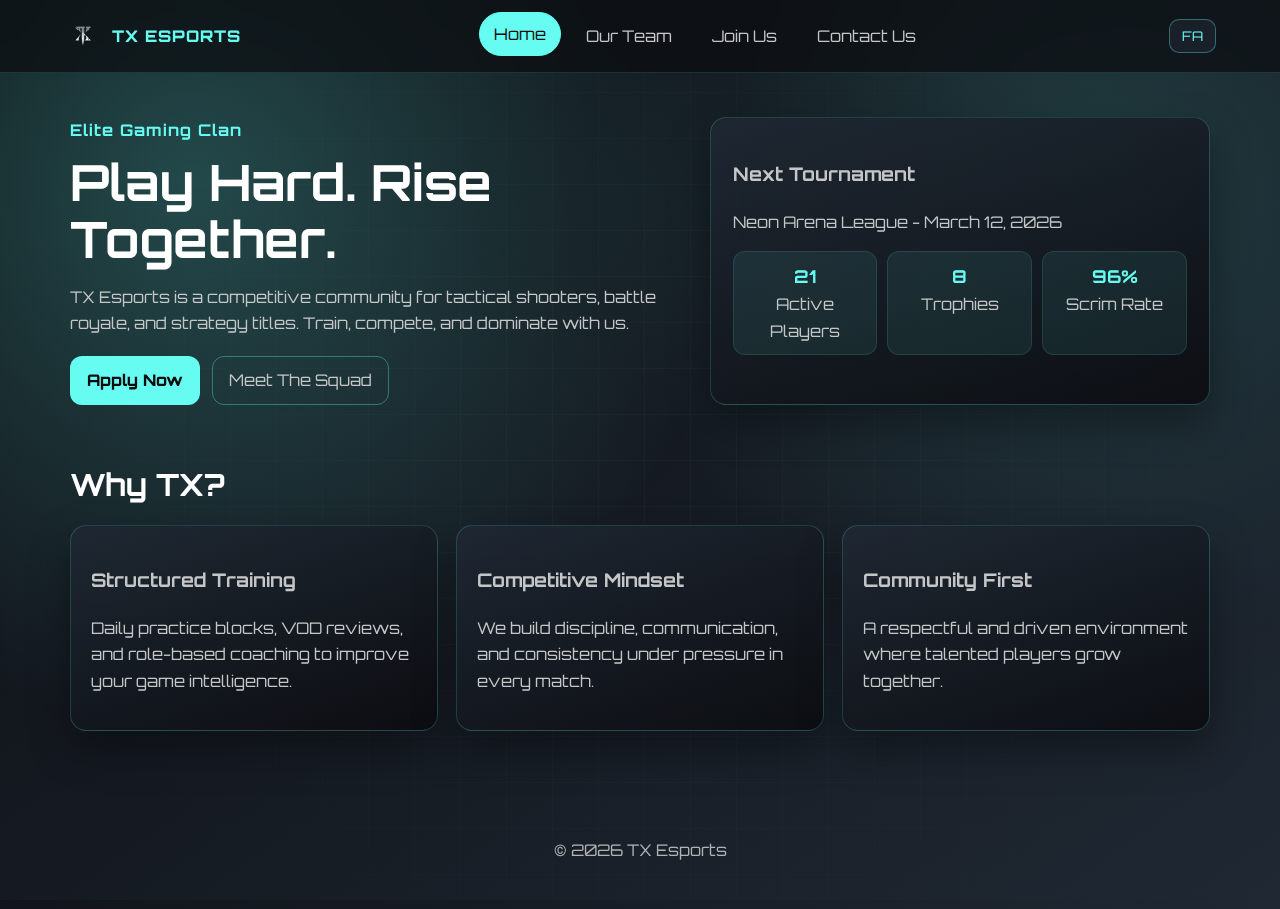
<file: index.html>
﻿<!DOCTYPE html>
<html lang="en" dir="ltr">
<head>
  <meta charset="UTF-8" />
  <meta name="viewport" content="width=device-width, initial-scale=1.0" />
  <title>TX Esports | Home</title>
  <link rel="preconnect" href="https://fonts.googleapis.com" />
  <link rel="preconnect" href="https://fonts.gstatic.com" crossorigin />
  <link href="https://fonts.googleapis.com/css2?family=Orbitron:wght@500;700;800&family=Vazirmatn:wght@400;500;700;800&display=swap" rel="stylesheet" />
  <link rel="stylesheet" href="assets/css/styles.css" />
</head>
<body class="page-home">
  <div class="bg-layer"></div>
  <header class="site-header">
    <a class="brand" href="index.html">
      <img src="assets/images/logo-withoutbackground.png" alt="TX logo" />
      <span>TX ESPORTS</span>
    </a>

    <button class="menu-toggle" aria-label="Toggle menu">☰</button>

    <nav class="site-nav">
      <a class="active" href="index.html" data-en="Home" data-fa="خانه">Home</a>
      <a href="team.html" data-en="Our Team" data-fa="تیم ما">Our Team</a>
      <a href="join.html" data-en="Join Us" data-fa="عضویت">Join Us</a>
      <a href="contact.html" data-en="Contact Us" data-fa="ارتباط با ما">Contact Us</a>
    </nav>

    <button class="lang-switch" type="button" data-en="FA" data-fa="EN">FA</button>
  </header>

  <main>
    <section class="hero reveal">
      <div class="hero-copy">
        <p class="eyebrow" data-en="Elite Gaming Clan" data-fa="کلن حرفه ای گیمینگ">Elite Gaming Clan</p>
        <h1 data-en="Play Hard. Rise Together." data-fa="سخت بازی کن. با هم اوج بگیر.">Play Hard. Rise Together.</h1>
        <p data-en="TX Esports is a competitive community for tactical shooters, battle royale, and strategy titles. Train, compete, and dominate with us."
           data-fa="TX Esports یک جامعه رقابتی برای بازی های تیراندازی تاکتیکی، بتل رویال و استراتژی است. با ما تمرین کن، رقابت کن و پیروز شو.">
          TX Esports is a competitive community for tactical shooters, battle royale, and strategy titles. Train, compete, and dominate with us.
        </p>
        <div class="hero-actions">
          <a class="btn btn-primary" href="join.html" data-en="Apply Now" data-fa="همین حالا عضو شو">Apply Now</a>
          <a class="btn btn-ghost" href="team.html" data-en="Meet The Squad" data-fa="معرفی تیم">Meet The Squad</a>
        </div>
      </div>
      <div class="hero-card floating">
        <h3 data-en="Next Tournament" data-fa="مسابقه بعدی">Next Tournament</h3>
        <p data-en="Neon Arena League - March 12, 2026" data-fa="لیگ Neon Arena - 22 اسفند 1404">Neon Arena League - March 12, 2026</p>
        <div class="stat-grid">
          <article>
            <strong>21</strong>
            <span data-en="Active Players" data-fa="بازیکن فعال">Active Players</span>
          </article>
          <article>
            <strong>8</strong>
            <span data-en="Trophies" data-fa="جام">Trophies</span>
          </article>
          <article>
            <strong>96%</strong>
            <span data-en="Scrim Rate" data-fa="نرخ برد">Scrim Rate</span>
          </article>
        </div>
      </div>
    </section>

    <section class="section reveal">
      <h2 data-en="Why TX?" data-fa="چرا TX؟">Why TX?</h2>
      <div class="card-grid">
        <article class="info-card">
          <h3 data-en="Structured Training" data-fa="تمرین ساختاریافته">Structured Training</h3>
          <p data-en="Daily practice blocks, VOD reviews, and role-based coaching to improve your game intelligence."
             data-fa="برنامه تمرینی روزانه، تحلیل ویدیو مسابقات و مربیگری تخصصی برای پیشرفت حرفه ای.">
            Daily practice blocks, VOD reviews, and role-based coaching to improve your game intelligence.
          </p>
        </article>
        <article class="info-card">
          <h3 data-en="Competitive Mindset" data-fa="ذهنیت رقابتی">Competitive Mindset</h3>
          <p data-en="We build discipline, communication, and consistency under pressure in every match."
             data-fa="در هر مسابقه، روی نظم، ارتباط تیمی و عملکرد پایدار تحت فشار تمرکز داریم.">
            We build discipline, communication, and consistency under pressure in every match.
          </p>
        </article>
        <article class="info-card">
          <h3 data-en="Community First" data-fa="جامعه اولویت اول">Community First</h3>
          <p data-en="A respectful and driven environment where talented players grow together."
             data-fa="یک محیط حرفه ای و محترمانه که در آن بازیکنان با استعداد کنار هم رشد می کنند.">
            A respectful and driven environment where talented players grow together.
          </p>
        </article>
      </div>
    </section>
  </main>

  <footer>
    <p>&copy; <span id="year"></span> TX Esports</p>
  </footer>

  <script src="assets/js/script.js"></script>
</body>
</html>
</file>
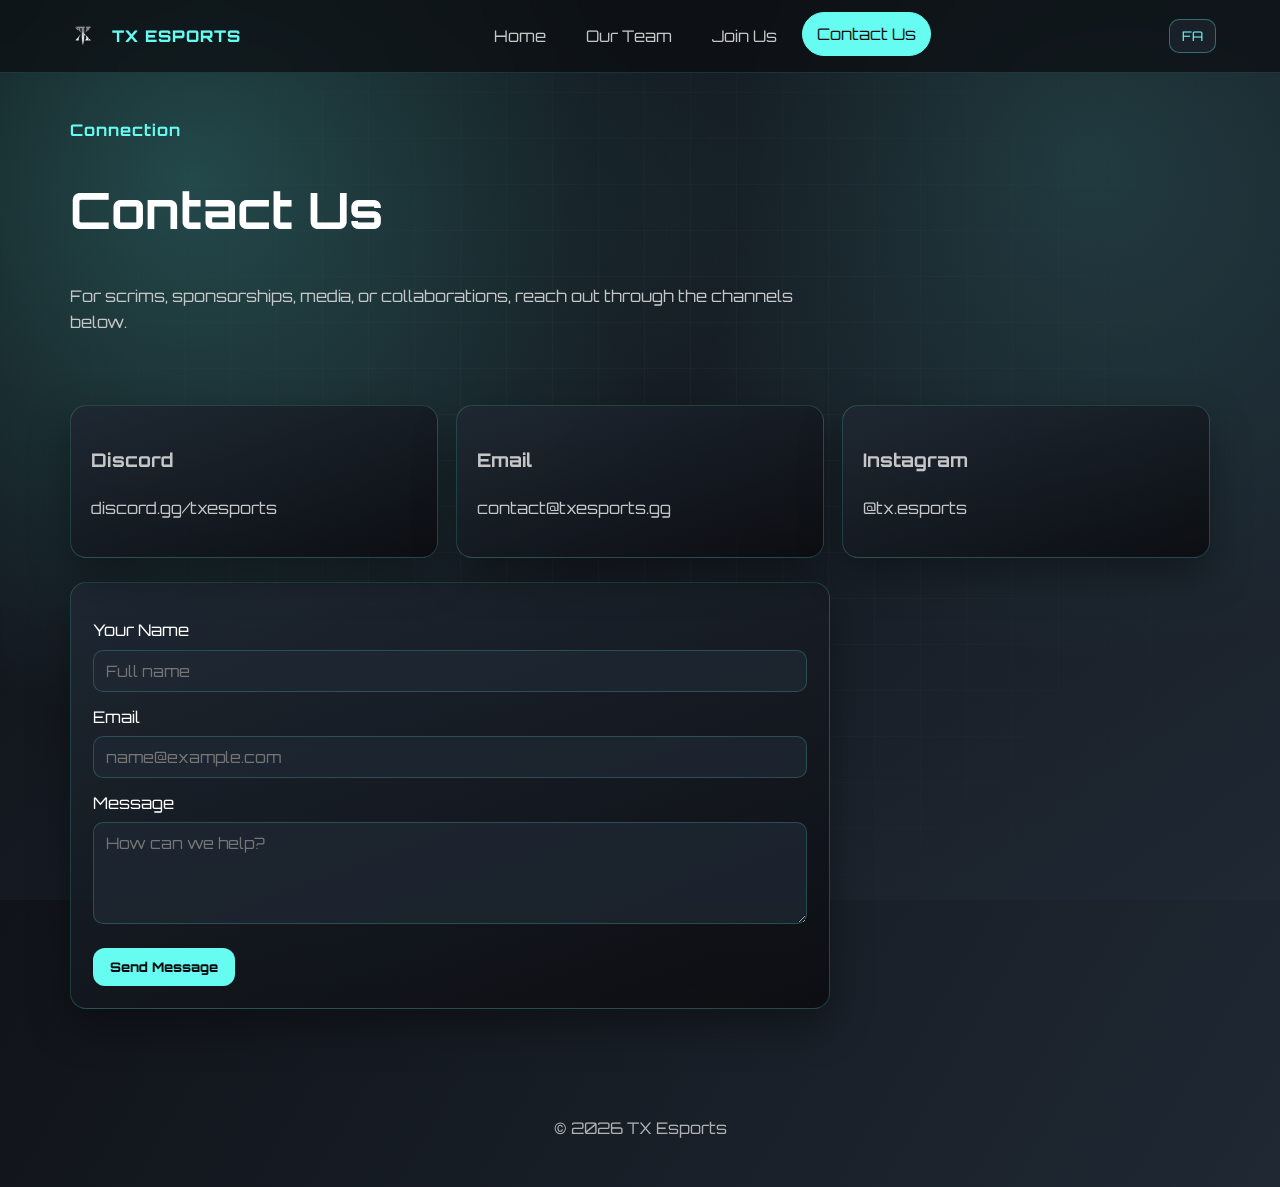
<file: contact.html>
﻿<!DOCTYPE html>
<html lang="en" dir="ltr">
<head>
  <meta charset="UTF-8" />
  <meta name="viewport" content="width=device-width, initial-scale=1.0" />
  <title>TX Esports | Contact Us</title>
  <link rel="preconnect" href="https://fonts.googleapis.com" />
  <link rel="preconnect" href="https://fonts.gstatic.com" crossorigin />
  <link href="https://fonts.googleapis.com/css2?family=Orbitron:wght@500;700;800&family=Vazirmatn:wght@400;500;700;800&display=swap" rel="stylesheet" />
  <link rel="stylesheet" href="assets/css/styles.css" />
</head>
<body class="page-contact">
  <div class="bg-layer"></div>
  <header class="site-header">
    <a class="brand" href="index.html">
      <img src="assets/images/logo-withoutbackground.png" alt="TX logo" />
      <span>TX ESPORTS</span>
    </a>

    <button class="menu-toggle" aria-label="Toggle menu">☰</button>

    <nav class="site-nav">
      <a href="index.html" data-en="Home" data-fa="خانه">Home</a>
      <a href="team.html" data-en="Our Team" data-fa="تیم ما">Our Team</a>
      <a href="join.html" data-en="Join Us" data-fa="عضویت">Join Us</a>
      <a class="active" href="contact.html" data-en="Contact Us" data-fa="ارتباط با ما">Contact Us</a>
    </nav>

    <button class="lang-switch" type="button" data-en="FA" data-fa="EN">FA</button>
  </header>

  <main>
    <section class="page-hero reveal">
      <p class="eyebrow" data-en="Connection" data-fa="ارتباط">Connection</p>
      <h1 data-en="Contact Us" data-fa="ارتباط با ما">Contact Us</h1>
      <p data-en="For scrims, sponsorships, media, or collaborations, reach out through the channels below."
         data-fa="برای اسکریم، اسپانسرینگ، رسانه یا همکاری، از طریق راه های زیر با ما در تماس باش.">
        For scrims, sponsorships, media, or collaborations, reach out through the channels below.
      </p>
    </section>

    <section class="section reveal">
      <div class="card-grid contact-grid">
        <article class="info-card">
          <h3 data-en="Discord" data-fa="دیسکورد">Discord</h3>
          <p>discord.gg/txesports</p>
        </article>
        <article class="info-card">
          <h3 data-en="Email" data-fa="ایمیل">Email</h3>
          <p>contact@txesports.gg</p>
        </article>
        <article class="info-card">
          <h3 data-en="Instagram" data-fa="اینستاگرام">Instagram</h3>
          <p>@tx.esports</p>
        </article>
      </div>

      <form class="form-card compact">
        <label data-en="Your Name" data-fa="نام شما" for="name">Your Name</label>
        <input id="name" type="text" data-en-placeholder="Full name" data-fa-placeholder="نام کامل" placeholder="Full name" />

        <label data-en="Email" data-fa="ایمیل" for="email">Email</label>
        <input id="email" type="email" placeholder="name@example.com" />

        <label data-en="Message" data-fa="پیام" for="message">Message</label>
        <textarea id="message" rows="4" data-en-placeholder="How can we help?" data-fa-placeholder="چطور می توانیم کمک کنیم؟" placeholder="How can we help?"></textarea>

        <button type="submit" class="btn btn-primary" data-en="Send Message" data-fa="ارسال پیام">Send Message</button>
      </form>
    </section>
  </main>

  <footer>
    <p>&copy; <span id="year"></span> TX Esports</p>
  </footer>

  <script src="assets/js/script.js"></script>
</body>
</html>
</file>
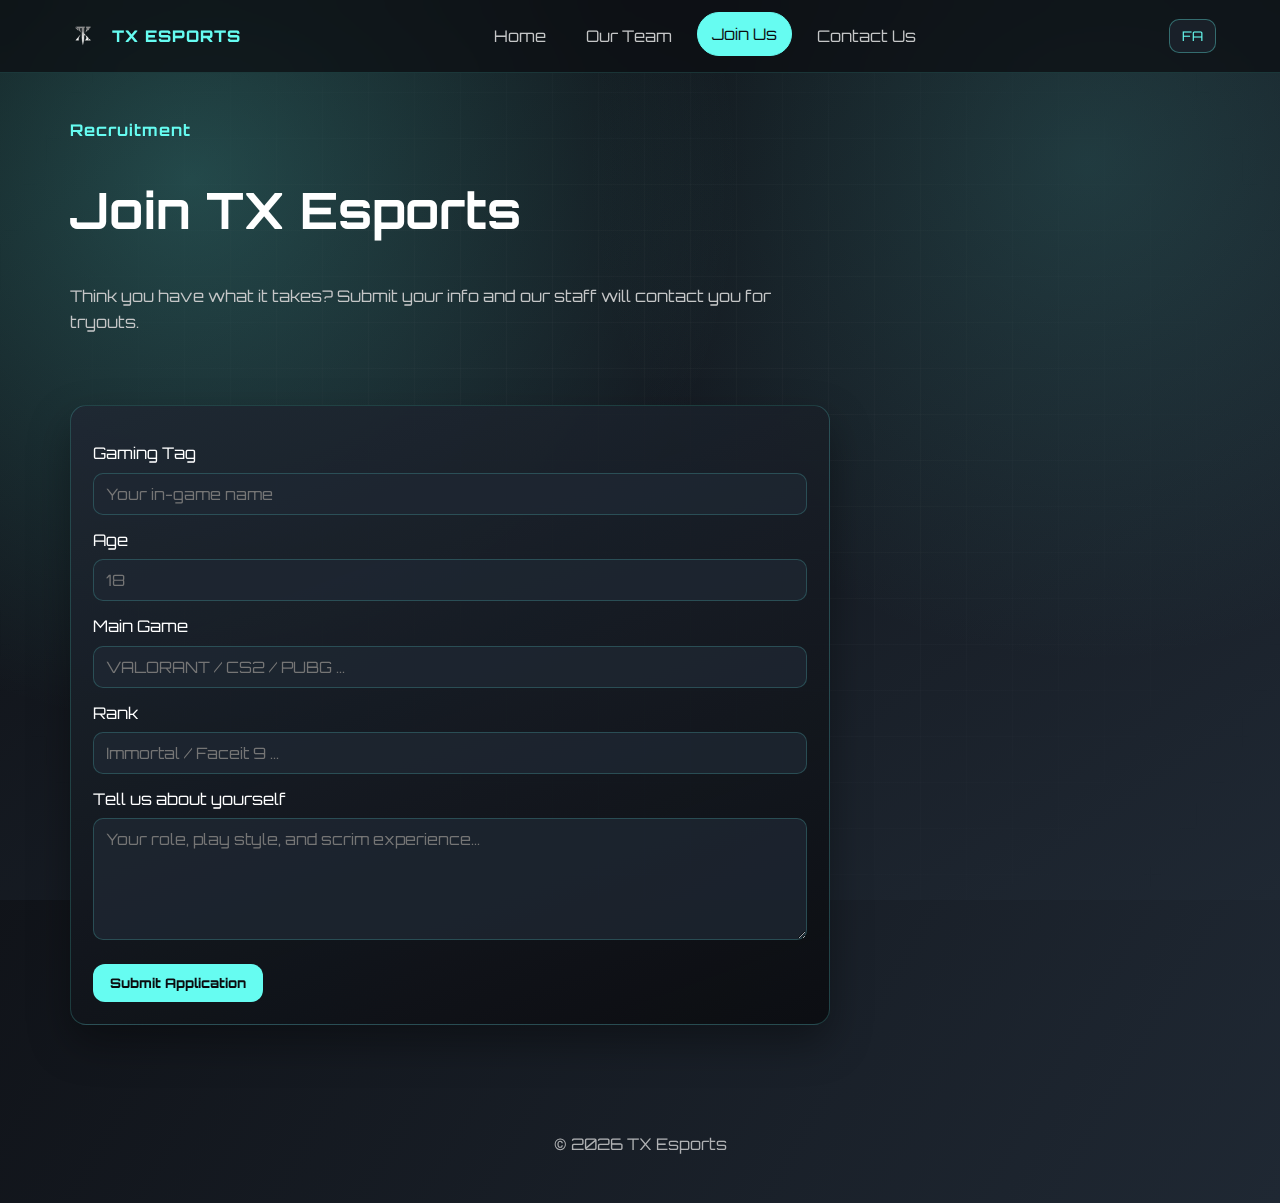
<file: join.html>
﻿<!DOCTYPE html>
<html lang="en" dir="ltr">
<head>
  <meta charset="UTF-8" />
  <meta name="viewport" content="width=device-width, initial-scale=1.0" />
  <title>TX Esports | Join Us</title>
  <link rel="preconnect" href="https://fonts.googleapis.com" />
  <link rel="preconnect" href="https://fonts.gstatic.com" crossorigin />
  <link href="https://fonts.googleapis.com/css2?family=Orbitron:wght@500;700;800&family=Vazirmatn:wght@400;500;700;800&display=swap" rel="stylesheet" />
  <link rel="stylesheet" href="assets/css/styles.css" />
</head>
<body class="page-join">
  <div class="bg-layer"></div>
  <header class="site-header">
    <a class="brand" href="index.html">
      <img src="assets/images/logo-withoutbackground.png" alt="TX logo" />
      <span>TX ESPORTS</span>
    </a>

    <button class="menu-toggle" aria-label="Toggle menu">☰</button>

    <nav class="site-nav">
      <a href="index.html" data-en="Home" data-fa="خانه">Home</a>
      <a href="team.html" data-en="Our Team" data-fa="تیم ما">Our Team</a>
      <a class="active" href="join.html" data-en="Join Us" data-fa="عضویت">Join Us</a>
      <a href="contact.html" data-en="Contact Us" data-fa="ارتباط با ما">Contact Us</a>
    </nav>

    <button class="lang-switch" type="button" data-en="FA" data-fa="EN">FA</button>
  </header>

  <main>
    <section class="page-hero reveal">
      <p class="eyebrow" data-en="Recruitment" data-fa="استخدام">Recruitment</p>
      <h1 data-en="Join TX Esports" data-fa="به TX Esports بپیوند">Join TX Esports</h1>
      <p data-en="Think you have what it takes? Submit your info and our staff will contact you for tryouts."
         data-fa="فکر می کنی آماده ای؟ اطلاعاتت را ارسال کن تا برای تست با تو تماس بگیریم.">
        Think you have what it takes? Submit your info and our staff will contact you for tryouts.
      </p>
    </section>

    <section class="section reveal">
      <form class="form-card">
        <label data-en="Gaming Tag" data-fa="نام کاربری بازی" for="tag">Gaming Tag</label>
        <input id="tag" type="text" data-en-placeholder="Your in-game name" data-fa-placeholder="نام داخل بازی" placeholder="Your in-game name" />

        <label data-en="Age" data-fa="سن" for="age">Age</label>
        <input id="age" type="number" placeholder="18" />

        <label data-en="Main Game" data-fa="بازی اصلی" for="game">Main Game</label>
        <input id="game" type="text" data-en-placeholder="VALORANT / CS2 / PUBG ..." data-fa-placeholder="VALORANT / CS2 / PUBG ..." placeholder="VALORANT / CS2 / PUBG ..." />

        <label data-en="Rank" data-fa="رنک" for="rank">Rank</label>
        <input id="rank" type="text" data-en-placeholder="Immortal / Faceit 9 ..." data-fa-placeholder="Immortal / Faceit 9 ..." placeholder="Immortal / Faceit 9 ..." />

        <label data-en="Tell us about yourself" data-fa="درباره خودت بنویس" for="about">Tell us about yourself</label>
        <textarea id="about" rows="5" data-en-placeholder="Your role, play style, and scrim experience..." data-fa-placeholder="نقش، سبک بازی و تجربه تیمی خودت را بنویس..." placeholder="Your role, play style, and scrim experience..."></textarea>

        <button type="submit" class="btn btn-primary" data-en="Submit Application" data-fa="ارسال درخواست">Submit Application</button>
      </form>
    </section>
  </main>

  <footer>
    <p>&copy; <span id="year"></span> TX Esports</p>
  </footer>

  <script src="assets/js/script.js"></script>
</body>
</html>
</file>
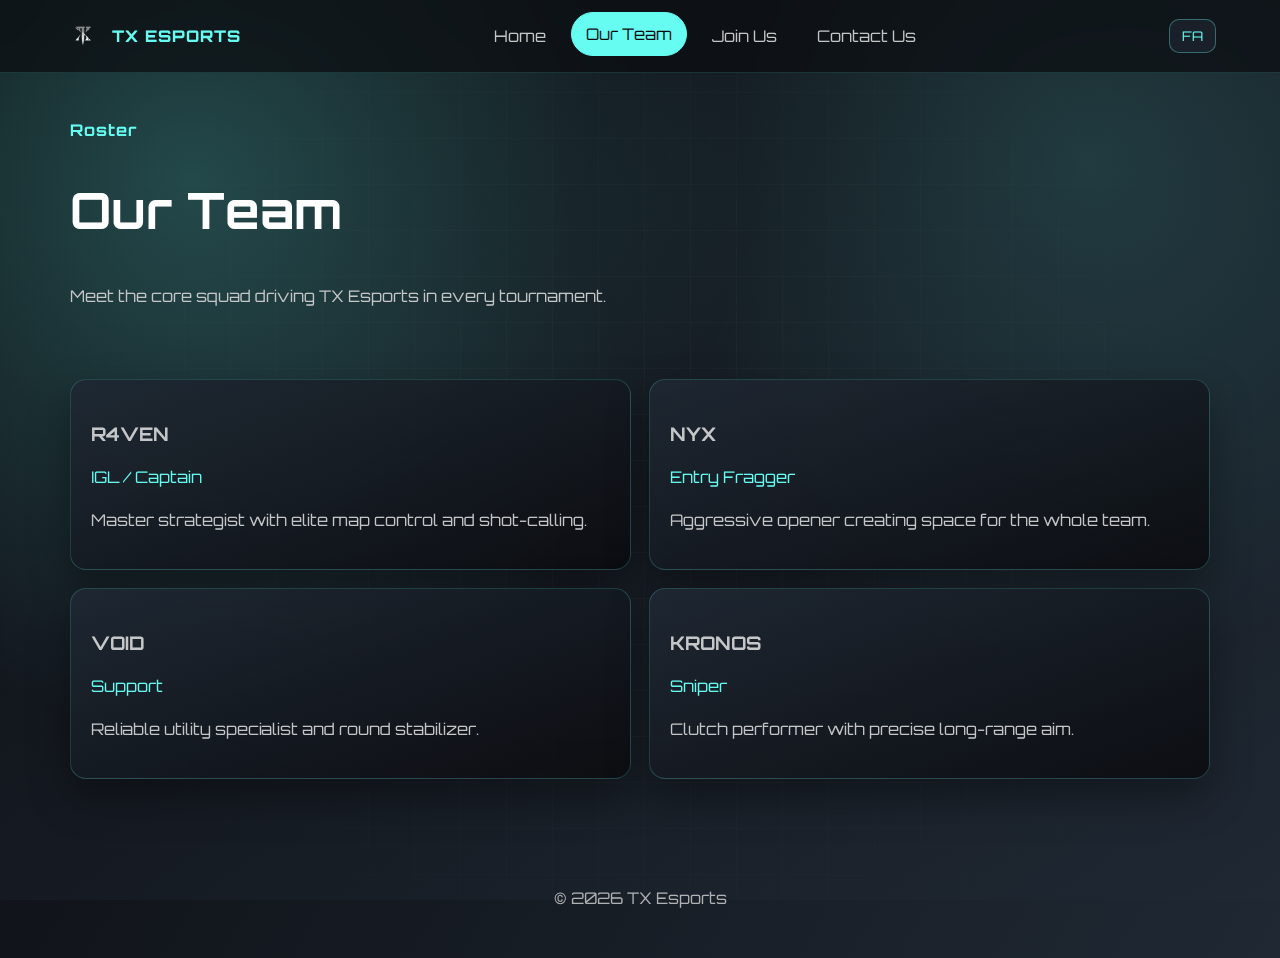
<file: team.html>
﻿<!DOCTYPE html>
<html lang="en" dir="ltr">
<head>
  <meta charset="UTF-8" />
  <meta name="viewport" content="width=device-width, initial-scale=1.0" />
  <title>TX Esports | Our Team</title>
  <link rel="preconnect" href="https://fonts.googleapis.com" />
  <link rel="preconnect" href="https://fonts.gstatic.com" crossorigin />
  <link href="https://fonts.googleapis.com/css2?family=Orbitron:wght@500;700;800&family=Vazirmatn:wght@400;500;700;800&display=swap" rel="stylesheet" />
  <link rel="stylesheet" href="assets/css/styles.css" />
</head>
<body class="page-team">
  <div class="bg-layer"></div>
  <header class="site-header">
    <a class="brand" href="index.html">
      <img src="assets/images/logo-withoutbackground.png" alt="TX logo" />
      <span>TX ESPORTS</span>
    </a>

    <button class="menu-toggle" aria-label="Toggle menu">☰</button>

    <nav class="site-nav">
      <a href="index.html" data-en="Home" data-fa="خانه">Home</a>
      <a class="active" href="team.html" data-en="Our Team" data-fa="تیم ما">Our Team</a>
      <a href="join.html" data-en="Join Us" data-fa="عضویت">Join Us</a>
      <a href="contact.html" data-en="Contact Us" data-fa="ارتباط با ما">Contact Us</a>
    </nav>

    <button class="lang-switch" type="button" data-en="FA" data-fa="EN">FA</button>
  </header>

  <main>
    <section class="page-hero reveal">
      <p class="eyebrow" data-en="Roster" data-fa="لیست تیم">Roster</p>
      <h1 data-en="Our Team" data-fa="تیم ما">Our Team</h1>
      <p data-en="Meet the core squad driving TX Esports in every tournament." data-fa="با ترکیب اصلی TX Esports که در هر تورنمنت می درخشد آشنا شو.">
        Meet the core squad driving TX Esports in every tournament.
      </p>
    </section>

    <section class="section reveal">
      <div class="card-grid team-grid">
        <article class="player-card">
          <h3>R4VEN</h3>
          <p class="role" data-en="IGL / Captain" data-fa="رهبر تیم / کاپیتان">IGL / Captain</p>
          <p data-en="Master strategist with elite map control and shot-calling." data-fa="استراتژیست حرفه ای با کنترل نقشه و فرماندهی دقیق.">
            Master strategist with elite map control and shot-calling.
          </p>
        </article>
        <article class="player-card">
          <h3>NYX</h3>
          <p class="role" data-en="Entry Fragger" data-fa="ورودزن اصلی">Entry Fragger</p>
          <p data-en="Aggressive opener creating space for the whole team." data-fa="بازیکن تهاجمی که فضا را برای تیم باز می کند.">
            Aggressive opener creating space for the whole team.
          </p>
        </article>
        <article class="player-card">
          <h3>VOID</h3>
          <p class="role" data-en="Support" data-fa="پشتیبان">Support</p>
          <p data-en="Reliable utility specialist and round stabilizer." data-fa="متخصص یوتیلیتی و ستون پایداری تیم در راندها.">
            Reliable utility specialist and round stabilizer.
          </p>
        </article>
        <article class="player-card">
          <h3>KRONOS</h3>
          <p class="role" data-en="Sniper" data-fa="اسنایپر">Sniper</p>
          <p data-en="Clutch performer with precise long-range aim." data-fa="بازیکن کلیدی با دقت بالا در نبردهای دوربرد.">
            Clutch performer with precise long-range aim.
          </p>
        </article>
      </div>
    </section>
  </main>

  <footer>
    <p>&copy; <span id="year"></span> TX Esports</p>
  </footer>

  <script src="assets/js/script.js"></script>
</body>
</html>
</file>
<file: assets/css/styles.css>
﻿:root {
  --black: #0b0c10;
  --navy: #1f2833;
  --teal: #45a29e;
  --aqua: #66fcf1;
  --silver: #c5c6c7;
  --radius: 16px;
  --shadow: 0 18px 40px rgba(0, 0, 0, 0.35);
}

* {
  box-sizing: border-box;
}

html,
body {
  margin: 0;
  padding: 0;
}

body {
  font-family: "Orbitron", "Vazirmatn", sans-serif;
  color: var(--silver);
  background: linear-gradient(120deg, var(--black), var(--navy));
  min-height: 100vh;
  line-height: 1.65;
  overflow-x: hidden;
}

body[dir="rtl"] {
  font-family: "Vazirmatn", "Orbitron", sans-serif;
}

.bg-layer {
  position: fixed;
  inset: 0;
  z-index: -2;
  background:
    radial-gradient(circle at 15% 20%, rgba(102, 252, 241, 0.24), transparent 42%),
    radial-gradient(circle at 85% 18%, rgba(69, 162, 158, 0.24), transparent 38%),
    linear-gradient(145deg, var(--black), var(--navy));
}

.bg-layer::after {
  content: "";
  position: absolute;
  inset: 0;
  background-image: linear-gradient(rgba(197, 198, 199, 0.03) 1px, transparent 1px),
    linear-gradient(90deg, rgba(197, 198, 199, 0.03) 1px, transparent 1px);
  background-size: 46px 46px;
  mask-image: radial-gradient(circle at center, black 22%, transparent 90%);
}

.site-header {
  position: sticky;
  top: 0;
  z-index: 40;
  display: flex;
  align-items: center;
  gap: 16px;
  justify-content: space-between;
  padding: 14px 5vw;
  backdrop-filter: blur(14px);
  background: rgba(11, 12, 16, 0.72);
  border-bottom: 1px solid rgba(102, 252, 241, 0.15);
}

.brand {
  display: inline-flex;
  align-items: center;
  gap: 10px;
  color: var(--aqua);
  text-decoration: none;
  font-weight: 800;
  letter-spacing: 1px;
}

.brand img {
  width: 38px;
  height: 38px;
  object-fit: contain;
}

.site-nav {
  display: flex;
  align-items: center;
  gap: 10px;
}

.site-nav a {
  color: var(--silver);
  text-decoration: none;
  padding: 8px 14px;
  border-radius: 999px;
  transition: all 0.25s ease;
  border: 1px solid transparent;
}

.site-nav a:hover,
.site-nav a.active {
  color: var(--black);
  background: var(--aqua);
  border-color: var(--aqua);
  transform: translateY(-2px);
}

.lang-switch,
.menu-toggle {
  border: 1px solid rgba(102, 252, 241, 0.35);
  background: rgba(31, 40, 51, 0.6);
  color: var(--aqua);
  border-radius: 10px;
  padding: 8px 12px;
  font-family: inherit;
  cursor: pointer;
  transition: 0.25s ease;
}

.lang-switch:hover,
.menu-toggle:hover {
  transform: translateY(-2px) scale(1.02);
  background: rgba(102, 252, 241, 0.2);
}

.menu-toggle {
  display: none;
}

main {
  width: min(1140px, 92vw);
  margin: 0 auto;
  padding: 44px 0 72px;
}

.hero,
.page-hero {
  display: grid;
  grid-template-columns: 1.1fr 0.9fr;
  gap: 28px;
  align-items: stretch;
}

.page-hero {
  grid-template-columns: 1fr;
  max-width: 760px;
}

.hero h1,
.page-hero h1 {
  font-size: clamp(1.8rem, 3.9vw, 3.5rem);
  line-height: 1.14;
  margin: 0;
  color: #fff;
}

.hero-copy p,
.page-hero p {
  max-width: 66ch;
}

.eyebrow {
  margin: 0 0 10px;
  color: var(--aqua);
  letter-spacing: 1px;
  font-weight: 700;
}

.hero-card,
.info-card,
.player-card,
.form-card {
  border-radius: var(--radius);
  background: linear-gradient(160deg, rgba(31, 40, 51, 0.92), rgba(11, 12, 16, 0.9));
  border: 1px solid rgba(102, 252, 241, 0.2);
  box-shadow: var(--shadow);
}

.hero-card {
  padding: 22px;
}

.stat-grid {
  display: grid;
  grid-template-columns: repeat(3, 1fr);
  gap: 10px;
  margin-top: 16px;
}

.stat-grid article {
  background: rgba(102, 252, 241, 0.08);
  border: 1px solid rgba(102, 252, 241, 0.12);
  border-radius: 12px;
  padding: 10px;
  text-align: center;
}

.stat-grid strong {
  display: block;
  color: var(--aqua);
  font-size: 1.1rem;
}

.section {
  margin-top: 54px;
}

.section h2 {
  color: #fff;
  margin-top: 0;
  margin-bottom: 16px;
  font-size: clamp(1.4rem, 2.4vw, 2rem);
}

.card-grid {
  display: grid;
  grid-template-columns: repeat(3, minmax(0, 1fr));
  gap: 18px;
}

.team-grid {
  grid-template-columns: repeat(2, minmax(0, 1fr));
}

.info-card,
.player-card {
  padding: 20px;
  transition: 0.28s ease;
}

.info-card:hover,
.player-card:hover {
  transform: translateY(-8px);
  border-color: var(--aqua);
}

.player-card .role {
  color: var(--aqua);
  margin-top: -4px;
}

.hero-actions {
  display: flex;
  gap: 12px;
  margin-top: 20px;
  flex-wrap: wrap;
}

.btn {
  border-radius: 12px;
  padding: 10px 16px;
  text-decoration: none;
  cursor: pointer;
  border: 1px solid transparent;
  transition: 0.22s ease;
  display: inline-flex;
  align-items: center;
  justify-content: center;
  font-family: inherit;
}

.btn-primary {
  background: var(--aqua);
  color: var(--black);
  font-weight: 800;
}

.btn-primary:hover {
  transform: translateY(-3px);
  filter: brightness(1.08);
}

.btn-ghost {
  border-color: rgba(102, 252, 241, 0.35);
  color: var(--silver);
}

.btn-ghost:hover {
  border-color: var(--aqua);
  color: var(--aqua);
  transform: translateY(-3px);
}

.form-card {
  padding: 22px;
  max-width: 760px;
  margin-top: 8px;
}

.form-card.compact {
  margin-top: 24px;
}

.form-card label {
  display: block;
  margin-top: 12px;
  margin-bottom: 6px;
  color: #fff;
}

.form-card input,
.form-card textarea {
  width: 100%;
  border-radius: 10px;
  border: 1px solid rgba(102, 252, 241, 0.2);
  background: rgba(31, 40, 51, 0.78);
  color: var(--silver);
  font-size: 0.98rem;
  padding: 10px 12px;
  font-family: inherit;
  transition: 0.2s ease;
}

.form-card input:focus,
.form-card textarea:focus {
  border-color: var(--aqua);
  outline: none;
  box-shadow: 0 0 0 3px rgba(102, 252, 241, 0.16);
}

.form-card button {
  margin-top: 16px;
}

footer {
  text-align: center;
  color: rgba(197, 198, 199, 0.88);
  padding: 18px 10px 30px;
}

.reveal {
  opacity: 0;
  transform: translateY(22px);
  transition: opacity 0.75s ease, transform 0.75s ease;
}

.reveal.visible {
  opacity: 1;
  transform: translateY(0);
}

.floating {
  animation: bob 4s ease-in-out infinite;
}

@keyframes bob {
  0%,
  100% {
    transform: translateY(0);
  }
  50% {
    transform: translateY(-8px);
  }
}

@media (max-width: 920px) {
  .hero,
  .card-grid,
  .team-grid {
    grid-template-columns: 1fr;
  }

  .menu-toggle {
    display: inline-flex;
  }

  .site-nav {
    position: absolute;
    top: calc(100% + 8px);
    left: 5vw;
    right: 5vw;
    flex-direction: column;
    align-items: stretch;
    gap: 8px;
    background: rgba(11, 12, 16, 0.97);
    border: 1px solid rgba(102, 252, 241, 0.18);
    padding: 12px;
    border-radius: 14px;
    opacity: 0;
    pointer-events: none;
    transform: translateY(-6px);
    transition: 0.24s ease;
  }

  .site-nav.open {
    opacity: 1;
    transform: translateY(0);
    pointer-events: auto;
  }
}

@media (prefers-reduced-motion: reduce) {
  * {
    animation: none !important;
    transition: none !important;
  }

  .reveal {
    opacity: 1;
    transform: none;
  }
}
</file>
